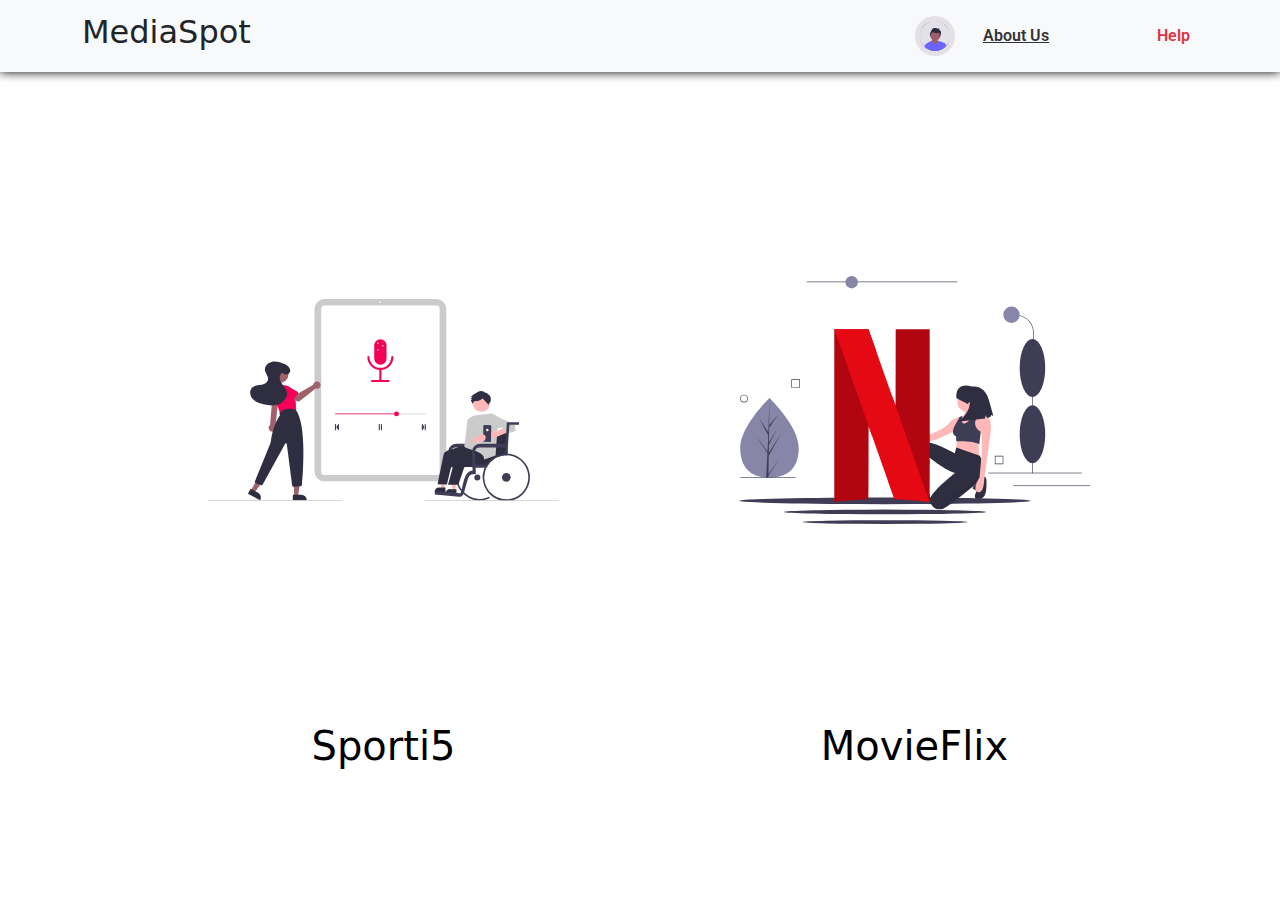
<file: main-pg.html>
<!DOCTYPE html>
<html lang="en">
<head>
    <meta charset="UTF-8">
    <meta name="viewport" content="width=device-width, initial-scale=1.0">
     <!-- Bootstrap -->
    <link href="https://cdn.jsdelivr.net/npm/bootstrap@5.3.3/dist/css/bootstrap.min.css" rel="stylesheet" integrity="sha384-QWTKZyjpPEjISv5WaRU9OFeRpok6YctnYmDr5pNlyT2bRjXh0JMhjY6hW+ALEwIH" crossorigin="anonymous">

    <!-- fontawsome cdn -->
    <link rel="stylesheet" href="https://cdnjs.cloudflare.com/ajax/libs/font-awesome/6.5.1/css/all.min.css" integrity="sha512-DTOQO9RWCH3ppGqcWaEA1BIZOC6xxalwEsw9c2QQeAIftl+Vegovlnee1c9QX4TctnWMn13TZye+giMm8e2LwA==" crossorigin="anonymous" referrerpolicy="no-referrer" />



    <!-- ===== Fonts ===== -->

    <!-- roboto -->
    <link rel="preconnect" href="https://fonts.googleapis.com">
<link rel="preconnect" href="https://fonts.gstatic.com" crossorigin>
<link href="https://fonts.googleapis.com/css2?family=Roboto:ital,wght@0,100;0,300;0,400;0,500;0,700;0,900;1,100;1,300;1,400;1,500;1,700;1,900&display=swap" rel="stylesheet">

<!-- Lacquer -->
<link rel="preconnect" href="https://fonts.googleapis.com">
<link rel="preconnect" href="https://fonts.gstatic.com" crossorigin>
<link href="https://fonts.googleapis.com/css2?family=Lacquer&display=swap" rel="stylesheet">

<!-- lineicons -->
<link href="https://cdn.lineicons.com/4.0/lineicons.css" rel="stylesheet" />

    <!-- css -->
    <link rel="stylesheet" href="main-pg.css">
   
    
    <title>MediaSpot</title>
</head>
<body>
    
    <!-- =============================== Body ======================================= -->


<!-- NavBar -->

<nav class="navbar navbar-expand-sm bg-light navbar-dark">
    <div class="container">
        <!-- <h2 class="text-primary" style="font-family: Lacquer; margin-right: 30px;">M`S</h2> -->
      <a href="" class="navbar-brand text-dark"><h2>MediaSpot</h2></a>

      <button class="navbar-toggler bg-dark ms-auto" 
        type="button" 
        data-bs-toggle="collapse" 
        data-bs-target="#navmenu">
        <span class="navbar-toggler-icon"></span>
      </button>

      <div class="collapse navbar-collapse" id="navmenu">
        
          

          <ul class="navbar-nav ms-auto">
            
            <!-- profile offcanva -->
            <li class="profile-svg-li">
              <img src="src/src-img/Animation - 1712460555820.gif" class="profile-svg" type="button" data-bs-toggle="offcanvas" data-bs-target="#offcanvasBottom" aria-controls="offcanvasWithBothOptions">
            </li>



            <li class="nav-item ms-auto">
              <a href="" class="nav-link text-decoration-underline" data-bs-toggle="modal" data-bs-target="#staticBackdrop" style="opacity: 0.8;">About Us</a>
            </li>
            <li class="nav-item">
              <a href="" class="nav-link"  data-bs-toggle="modal" data-bs-target="#staticBackdrop-notification" ><i class="lni lni-popup lni-popup2"></i></a>
            </li>
          <li class="nav-item">
            <a href="" class="nav-link text-dark active" data-bs-toggle="offcanvas" data-bs-target="#offcanvasRight" aria-controls="offcanvasRight" id="setting" ><i class="fa-solid setting fa-gear"></i></a>
          </li>
          <li class="nav-item">
            <a href="" class="nav-link text-danger active" data-bs-toggle="modal" data-bs-target="#exampleModal" id="help" >Help</a>
          </li>
        </ul>
        
        
        
      </div>
    </div>
    

  </nav>




    
    <!-- offcanva -->

    <!-- <a class="btn btn-primary" data-bs-toggle="offcanvas" href="#offcanvasExample" role="button" aria-controls="offcanvasExample">
        Link with href
      </a> -->
      
      
      <div class="offcanvas offcanvas-start" tabindex="-1" id="offcanvasExample" aria-labelledby="offcanvasExampleLabel">
        <div class="offcanvas-header">
          <!-- <h5 class="offcanvas-title" id="offcanvasExampleLabel">Offcanvas</h5> -->
          <!-- <button type="button" class="btn-close" data-bs-dismiss="offcanvas" aria-label="Close"></button> -->
        </div>
        <div class="offcanvas-body">

          
            <aside class="sidebar-aside">
            <div class="wrapper ">
                <aside id="sidebar">
                    <div class="d-flex">
                        <button id="toggle-btn">
                            <i class="lni lni-grid-alt"></i>
                        </button>
                        <div class="sidebar-logo">
                            <a href="" class="side-name">MediaSpot</a>
                        </div>
                    </div>
                    <ul class="sidebar-nav">
                        <li class="sidebar-item">
                            <a href="" class="sidebar-link" type="button" data-bs-toggle="offcanvas" data-bs-target="#offcanvasBottom" aria-controls="offcanvasWithBothOptions">
                                <i class="lni lni-user"></i>
                                <span>Profile</span>
                            </a>
                        </li>
                        
                        <li class="sidebar-item">
                            <a href="" class="sidebar-link" type="button" data-bs-toggle="offcanvas" data-bs-target="#offcanvasBottom" aria-controls="offcanvasWithBothOptions">
                                <i class="lni lni-agenda"></i>
                                <span>Account</span>
                            </a>
                        </li>
                        <li class="sidebar-item">
                            <a href="" class="sidebar-link has-dropdown collapsed" data-bs-toggle="collapse" data-bs-target="#auth" aria-expanded="false" aria-controls="auth">
                                <i class="lni lni-protection"></i>
                                <span>Auth</span>
                            </a>
                            <ul id="auth" class="sidebar-dropdown list-unstyled collapse" data-bs-parent="#sidebar">
                                <li class="sidebar-item">
                                    <a href="index.html" class="sidebar-link">Login</a>
                                </li>
                                <li class="sidebar-item">
                                    <a href="signup.html" class="sidebar-link">Sign In</a>
                                </li>
                            </ul>
                        </li>
                        <li class="sidebar-item">
                            <a class="sidebar-link" onclick="notification()">
                                <i class="lni lni-popup"></i>
                                <span>Notification</span>
                            </a>
                        </li>
                        <li class="sidebar-item">
                          <a class="sidebar-link" data-bs-toggle="modal" data-bs-target="#exampleModal">
                            <i class="fa-solid fa-handshake-angle"></i>
                              <span>Help</span>
                          </a>
                      </li>
                        <li class="sidebar-item" >
                            <a href="" class="sidebar-link" data-bs-toggle="offcanvas" data-bs-target="#offcanvasRight" aria-controls="offcanvasRight" id="setting2" >
                                <i class="lni lni-cog"></i>
                                <span>Settings</span>
                            </a>
                        </li>
                        <li>
                        </li>
                        <div class="sidebar-footer ">
                            <a href="index.html" class="sidebar-link">
                                <i class="lni lni-exit"></i>
                                <span>Log Out</span>
                            </a>
                        </div>
                    </ul>
                </aside>
            </div>
            </aside>

        </div>
      </div>






<!-- =========== main =========== -->

<aside class="sidebar--aside">
    <!-- <h1>pull</h1> -->
    <div>
        <a class="toggle-btn" type="button" data-bs-toggle="offcanvas" data-bs-target="#offcanvasExample" aria-controls="offcanvasExample">
          <i class="lni lni-grid-alt"></i>
          </a>
    </div>
</aside>

<main class="main-sec">
  
  <aside class="music-aside" >
    <div class="m-a-i">
      <a href="sporti5.html"><img class="music-img" src="src/src-img/audience_re_4i5q (1).svg"  alt=""></a>
    </div>
    <div class="m-a-t">
      <a href="sporti5.html"><h1>Sporti5</h1></a>
    </div>
  </aside>
    
  
  <aside class="movie-aside">
    <div  class="m-a-i"><a href="movieflix.html"><img  class="movie-img" src="src/src-img/undraw_netflix_q-00-o.svg" alt=""></a></div>
    <div class="m-a-t"><a href="movieflix.html"><h1>MovieFlix</h1></a></div>
  </aside>
</main>




























  <!-- -----------------------------  popups and offcanvas  ------------------------------ -->


<!-- -- Profile -- -->


<div class="offcanvas offcanvas-top offcanvas-size-xl " tabindex="-1" id="offcanvasBottom" aria-labelledby="offcanvasBottomLabel">
  <div class="offcanvas-header">
    <h5 class="offcanvas-title" id="offcanvasBottomLabel">Profile Section...</h5>
    <button type="button" class="btn-close" data-bs-dismiss="offcanvas" aria-label="Close"></button>
  </div>
  <div class="offcanvas-body small">
    

      <aside class="main-off-as">
          <div><img src="src/src-img/Animation - 1712460555820.gif" alt=""></div>
          <div style="display: block; text-align: center;">
            <Label><b>Name:</b> User</Label>
            <Label><b>Email:</b> mailID@google.com</Label>
            <Label><b>Subscription:</b> 1 Year</Label>
          </div>
          <div> <a href="index.html"><button class="btn btn-danger">Logout</button></a></div>
      </aside>


  </div>
</div>



<!-- about us -->


<div class="modal fade" id="staticBackdrop" data-bs-backdrop="static" data-bs-keyboard="false" tabindex="-1" aria-labelledby="staticBackdropLabel" aria-hidden="true">
  <div class="modal-dialog">
    <div class="modal-content">
      <div class="modal-header">
        <h1 class="modal-title fs-5" id="staticBackdropLabel">MediaSpot</h1>
        <button type="button" class="btn-close" data-bs-dismiss="modal" aria-label="Close"></button>
      </div>
      <div class="modal-body">
        <p class="about-p">
🎬 Welcome to MovieSpot – your go-to destination for the perfect mix of movies and music! 🎶 <br> <br>

At MovieSpot, we're all about delivering an unparalleled entertainment experience. Dive into our vast collection of movies spanning genres from action-packed thrillers to heartwarming romances, and groove to the beat with our diverse music library. <br> <br>

But MovieSpot is more than just a streaming platform; it's a vibrant community of entertainment enthusiasts! Join us on a journey filled with endless cinematic adventures and musical delights. 🌟 <br> <br>

Why wait? Let's make some memories together! 🍿🎵
</p>
      </div>
      <div class="modal-footer">
        <p>🍿🎵🎬</p>
        <!-- <button type="button" class="btn btn-secondary" data-bs-dismiss="modal">X</button> -->
        <!-- <button type="button" class="btn btn-primary">Understood</button> -->
      </div>
    </div>
  </div>
</div>


  
<!-- Help -->


  <div class="modal fade" id="exampleModal" tabindex="-1" aria-labelledby="exampleModalLabel" aria-hidden="true">
    <div class="modal-dialog">
      <div class="modal-content">
        <div class="modal-header">
          <h1 class="modal-title fs-5" id="exampleModalLabel">Help</h1>
          <button type="button" class="btn-close" data-bs-dismiss="modal" aria-label="Close"></button>
        </div>
        <div class="modal-body">
          <form action="https://api.web3forms.com/submit" method="POST" class="feedback-form">
            <input type="hidden" name="access_key" value="a0d2d77e-4066-4be9-a363-e9c612a7864a">
            <div class="mb-3">
              <label for="recipient-name" class="col-form-label">Name:</label>
              <input type="text" class="form-control" name="name" id="recipient-name">
            </div>
            <div class="mb-3">
              <label for="recipient-name" class="col-form-label">Mail ID:</label>
              <input type="text" class="form-control" name="email" id="recipient-name">
            </div>
            <div class="mb-3">
              <label for="message-text" class="col-form-label">Message:</label>
              <textarea class="form-control" name="message" id="message-text"></textarea>
            </div>
        </div>
        <div class="modal-footer">
          <button type="submit" class="btn btn-primary ms-auto">Submit</button>
        </div>
      </form>
      </div>
    </div>
  </div>
  
  
  
    <!-- Settings Canvas -->
  
      <div class="offcanvas offcanvas-end  " tabindex="-1" id="offcanvasRight" aria-labelledby="offcanvasRightLabel">
        <div class="offcanvas-header">
            <h5 class="offcanvas-title" id="offcanvasRightLabel">Settings</h5>
            <button type="button" class="btn-close" data-bs-dismiss="offcanvas" aria-label="Close"></button>
        </div>
        <div class="offcanvas-body">
    
            <div class="form-check form-switch">
                <label class="form-check-label" for="flexSwitchCheckDefault">  Dark Mode <span class="badge bg-warning">Beta</span></label>
                <input class="form-check-input" type="checkbox" role="switch" id="flexSwitchCheckDefault">
            </div>
            <hr class="dropdown-divider-light">
            
            <a href="" class="sidebar-link" type="button" data-bs-toggle="offcanvas" data-bs-target="#offcanvasBottom" aria-controls="offcanvasWithBothOptions"><h6>Profile</h6></a>      
            <a href="index.html"><h6>Logout</h6></a>
            <a href="" data-bs-toggle="offcanvas" data-bs-target="#offcanvasWithBothOptionss" aria-controls="offcanvasWithBothOptions" id="help" ><h6>Support</h6></a>
                
        </div>
    </div>
    

<!-- Notification -->
<div class="modal fade" id="staticBackdrop-notification" data-bs-backdrop="static" data-bs-keyboard="false" tabindex="-1" aria-labelledby="staticBackdropLabel" aria-hidden="true">
  <div class="modal-dialog modal-dialog-centered">
    <div class="modal-content">
      <div class="modal-header">
        <h1 class="modal-title fs-5" id="staticBackdropLabel">Notifications <i class="lni lni-popup lni-popup2"></i></h1>
        <button type="button" class="btn-close" data-bs-dismiss="modal" aria-label="Close"></button>
      </div>
      <div class="modal-body">
        There is no New Notifications 🫠
      </div>
      <div class="modal-footer">
        <!-- <button type="button" class="btn btn-secondary" data-bs-dismiss="modal">Close</button> -->
        <!-- <button type="button" class="btn btn-primary">Understood</button> -->
      </div>
    </div>
  </div>
</div>






   

<!-- Bootstrap -->
    <script src="https://cdn.jsdelivr.net/npm/bootstrap@5.3.3/dist/js/bootstrap.bundle.min.js" integrity="sha384-YvpcrYf0tY3lHB60NNkmXc5s9fDVZLESaAA55NDzOxhy9GkcIdslK1eN7N6jIeHz" crossorigin="anonymous"></script>

    <script src="main-pg.js"></script>
</body>
</html>
</file>
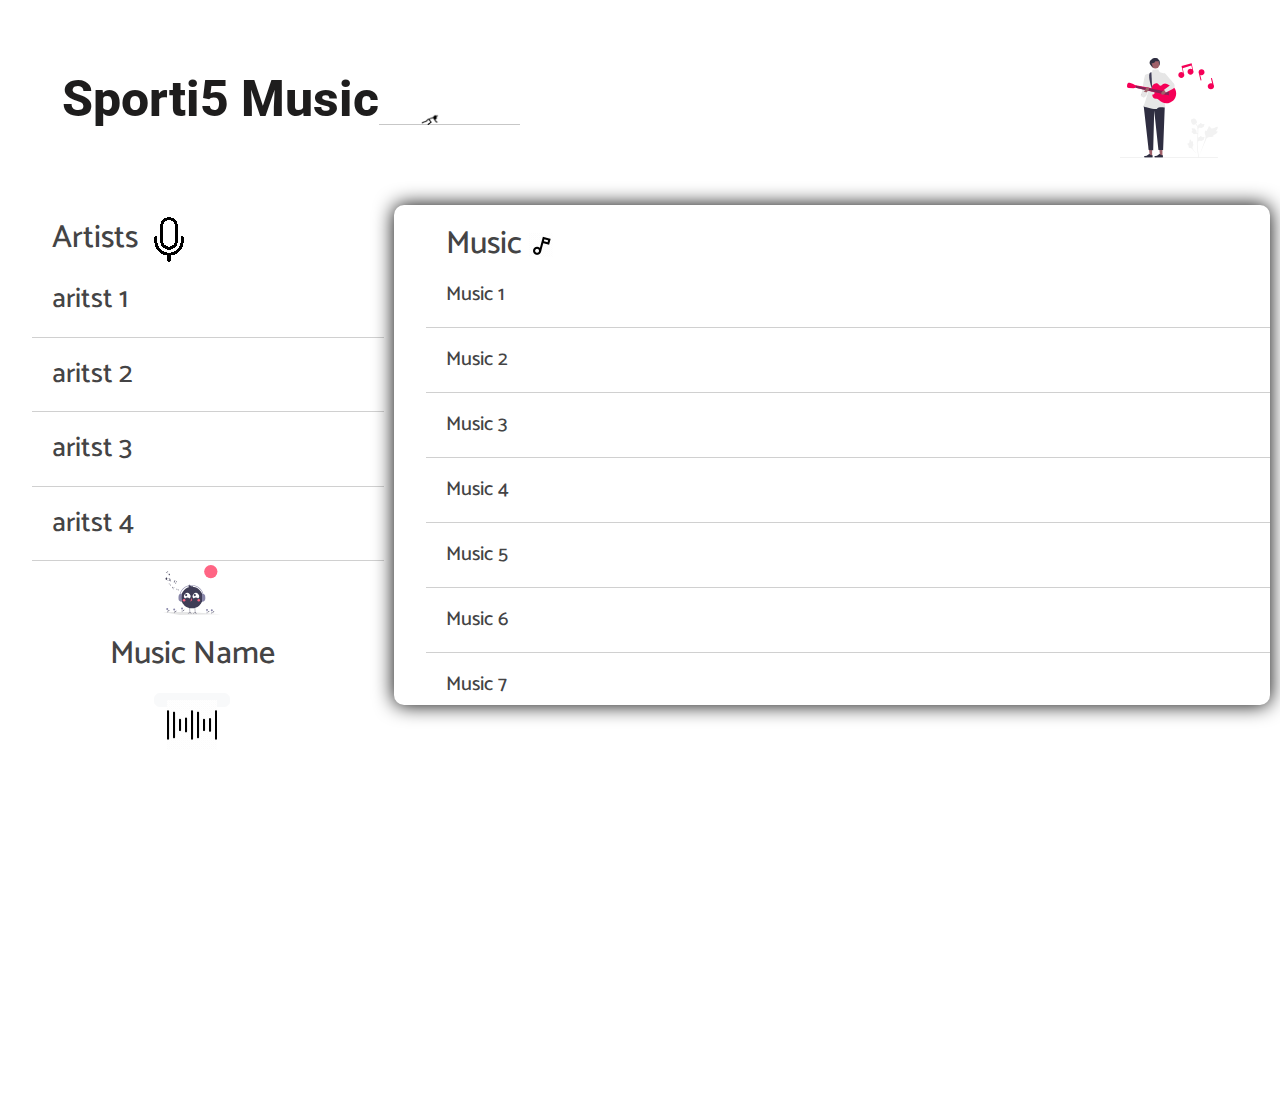
<file: music.html>
<!DOCTYPE html>
<html lang="en">
<head>
    <meta charset="UTF-8">
    <meta name="viewport" content="width=device-width, initial-scale=1.0">



<!-- font -->

<link rel="preconnect" href="https://fonts.googleapis.com">
<link rel="preconnect" href="https://fonts.gstatic.com" crossorigin>
<link href="https://fonts.googleapis.com/css2?family=Roboto:ital,wght@0,100;0,300;0,400;0,500;0,700;0,900;1,100;1,300;1,400;1,500;1,700;1,900&display=swap" rel="stylesheet">

<link rel="preconnect" href="https://fonts.googleapis.com">
<link rel="preconnect" href="https://fonts.gstatic.com" crossorigin>
<link href="https://fonts.googleapis.com/css2?family=Catamaran:wght@100..900&display=swap" rel="stylesheet">


<!-- fontawsome -->
<link rel="stylesheet" href="https://cdnjs.cloudflare.com/ajax/libs/font-awesome/6.5.2/css/all.min.css" integrity="sha512-SnH5WK+bZxgPHs44uWIX+LLJAJ9/2PkPKZ5QiAj6Ta86w+fsb2TkcmfRyVX3pBnMFcV7oQPJkl9QevSCWr3W6A==" crossorigin="anonymous" referrerpolicy="no-referrer" />

<!-- bootstrap -->

<link href="https://cdn.jsdelivr.net/npm/bootstrap@5.3.3/dist/css/bootstrap.min.css" rel="stylesheet" integrity="sha384-QWTKZyjpPEjISv5WaRU9OFeRpok6YctnYmDr5pNlyT2bRjXh0JMhjY6hW+ALEwIH" crossorigin="anonymous">

    <!-- css -->
    <link rel="stylesheet" href="music.css">
    <title>Musics</title>
</head>
<body>


    <header>
        <p>Sporti5 Music</p> <img src="src/src-img/run-flip.gif" alt=""> <img class="header-compos" src="src/src-img/compose_music_re_wpiw (1).svg" alt="">
    </header>


    <section>
        

        <aside class="aside2">
            <ul class="music">
                <h2>Artists <img src="src/src-img/icons8-micro.gif" alt=""></h2> 
                <li class="music-item"><h3>aritst 1</h3></li><hr>
                <li class="music-item"><h3>aritst 2</h3></li><hr>
                <li class="music-item"><h3>aritst 3</h3></li><hr>
                <li class="music-item"><h3>aritst 4</h3></li><hr>
            </ul>
            <div class="audio-ctrl">
                <div class="aud-1">
                    <div class="aud2">
                        <img src="src/src-img/undraw_happy_music_g6wc.svg" class="cucu" alt="">
                        <!-- <img src="src/src-img/icons8-audio-wave.gif" class="ad-wave-ic"  alt=""> -->
                    </div>
                    <h2>Music Name</h2>
                    <!-- <audio src="" controls></audio> -->
                    <!-- offcanva btn -->
                    <button class="btn btn-light" type="button" data-bs-toggle="offcanvas" data-bs-target="#offcanvasBottom" aria-controls="offcanvasBottom"><img src="src/src-img/icons8-audio-wave (1).gif" alt=""></button>

                </div>
                
                
            </div>
        </aside>



        <!-- offcanva for music player -->

        <div class="offcanvas offcanvas-bottom" tabindex="-1" id="offcanvasBottom" aria-labelledby="offcanvasBottomLabel">
          <div class="offcanvas-header">
            <h5 class="offcanvas-title" id="offcanvasBottomLabel">Player <img src="src/src-img/icons8-music.gif" alt=""></h5>
            <button type="button" class="btn-close" data-bs-dismiss="offcanvas" aria-label="Close"></button>
          </div>
          <div class="offcanvas-body small">
            
            <div>
                <audio src="" controls style="width: 1000px;"></audio>
                <img src="src/src-img/icons8-skip-to-start.gif" alt="">
                <img src="src/src-img/icons8-play-button-circled.gif" alt="">
                <img src="src/src-img/icons8-end.gif" alt="">
            </div>

          </div>
        </div>





        <aside class="aside1">
            <div>
                <ul class="music">
                    <h2>Music <img src="src/src-img/icons8-music.gif" alt=""></h2>    
                    <li class="music-item"><h5>Music 1</h5></li><hr>
                    <li class="music-item"><h5>Music 2</h5></li><hr>
                    <li class="music-item"><h5>Music 3</h5></li><hr>
                    <li class="music-item"><h5>Music 4</h5></li><hr>
                    <li class="music-item"><h5>Music 5</h5></li><hr>
                    <li class="music-item"><h5>Music 6</h5></li><hr>
                    <li class="music-item"><h5>Music 7</h5></li><hr>
                    <li class="music-item"><h5>Music 8</h5></li><hr>
                    <li class="music-item"><h5>Music 9</h5></li><hr>
                </ul>
            </div>
        </aside>

    </section>
    



    <!-- bootstrap -->
    <script src="https://cdn.jsdelivr.net/npm/bootstrap@5.3.3/dist/js/bootstrap.bundle.min.js" integrity="sha384-YvpcrYf0tY3lHB60NNkmXc5s9fDVZLESaAA55NDzOxhy9GkcIdslK1eN7N6jIeHz" crossorigin="anonymous"></script>
</body>
</html>
</file>
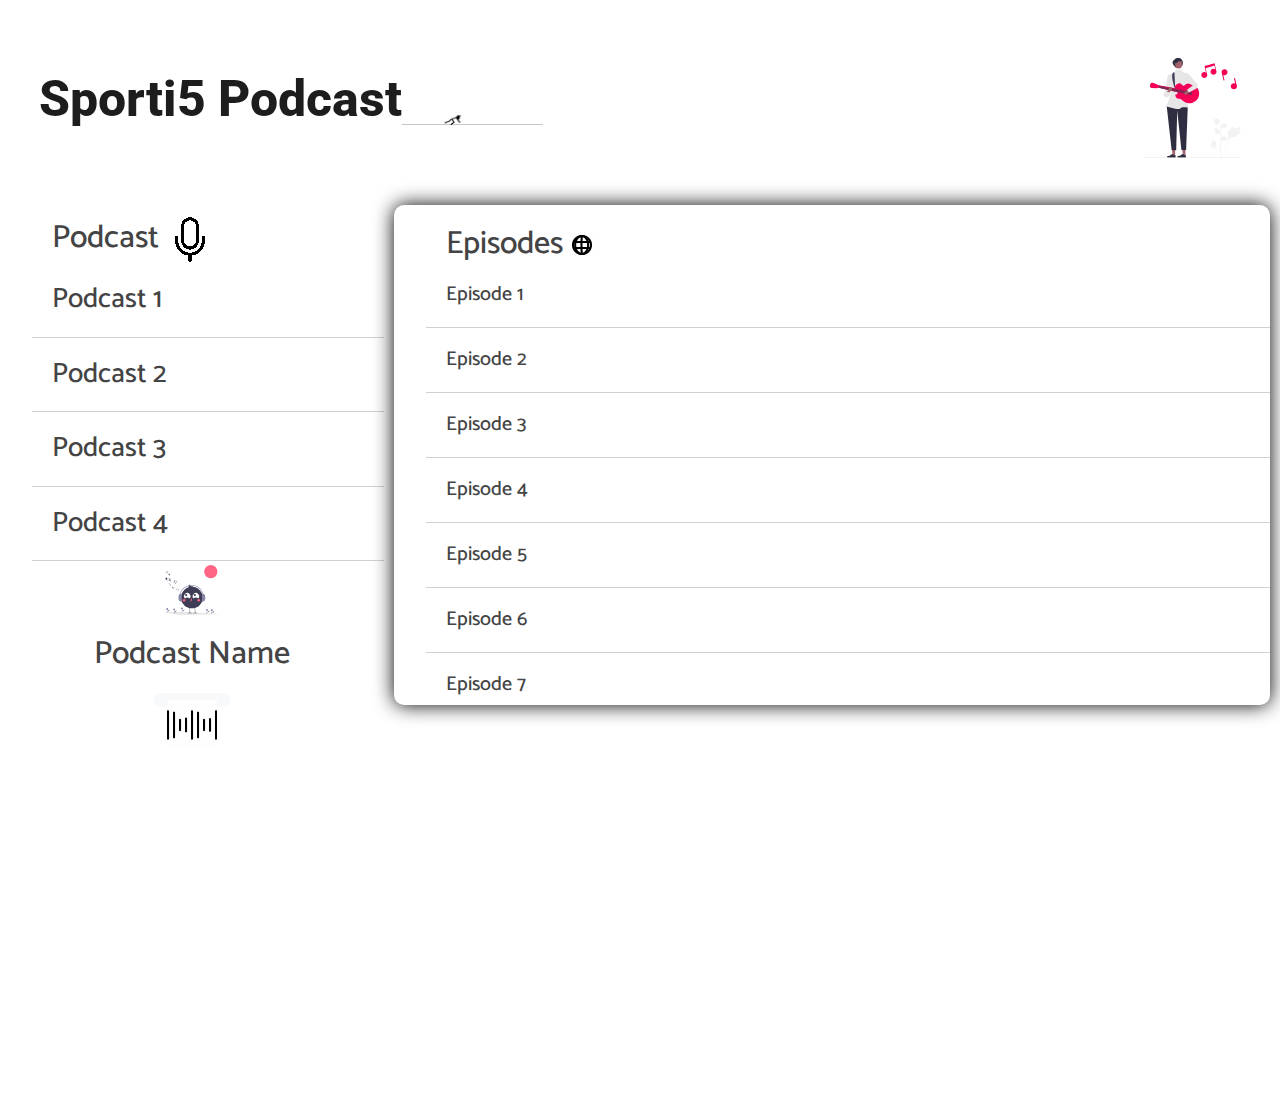
<file: podcast.html>
<!DOCTYPE html>
<html lang="en">
<head>
    <meta charset="UTF-8">
    <meta name="viewport" content="width=device-width, initial-scale=1.0">



<!-- font -->

<link rel="preconnect" href="https://fonts.googleapis.com">
<link rel="preconnect" href="https://fonts.gstatic.com" crossorigin>
<link href="https://fonts.googleapis.com/css2?family=Roboto:ital,wght@0,100;0,300;0,400;0,500;0,700;0,900;1,100;1,300;1,400;1,500;1,700;1,900&display=swap" rel="stylesheet">

<link rel="preconnect" href="https://fonts.googleapis.com">
<link rel="preconnect" href="https://fonts.gstatic.com" crossorigin>
<link href="https://fonts.googleapis.com/css2?family=Catamaran:wght@100..900&display=swap" rel="stylesheet">


<!-- fontawsome -->
<link rel="stylesheet" href="https://cdnjs.cloudflare.com/ajax/libs/font-awesome/6.5.2/css/all.min.css" integrity="sha512-SnH5WK+bZxgPHs44uWIX+LLJAJ9/2PkPKZ5QiAj6Ta86w+fsb2TkcmfRyVX3pBnMFcV7oQPJkl9QevSCWr3W6A==" crossorigin="anonymous" referrerpolicy="no-referrer" />

<!-- bootstrap -->

<link href="https://cdn.jsdelivr.net/npm/bootstrap@5.3.3/dist/css/bootstrap.min.css" rel="stylesheet" integrity="sha384-QWTKZyjpPEjISv5WaRU9OFeRpok6YctnYmDr5pNlyT2bRjXh0JMhjY6hW+ALEwIH" crossorigin="anonymous">

    <!-- css -->
    <link rel="stylesheet" href="podcast.css">
    <title>Podcast</title>
</head>
<body>


    <header>
        <p>Sporti5 Podcast</p> <img src="src/src-img/run-flip.gif" alt=""> <img class="header-compos" src="src/src-img/compose_music_re_wpiw (1).svg" alt="">
    </header>


    <section>
        

        <aside class="aside2">
            <ul class="music">
                <h2>Podcast <img src="src/src-img/icons8-micro.gif" alt=""></h2> 
                <li class="music-item"><h3>Podcast 1</h3></li><hr>
                <li class="music-item"><h3>Podcast 2</h3></li><hr>
                <li class="music-item"><h3>Podcast 3</h3></li><hr>
                <li class="music-item"><h3>Podcast 4</h3></li><hr>
            </ul>
            <div class="audio-ctrl">
                <div class="aud-1">
                    <div class="aud2">
                        <img src="src/src-img/undraw_happy_music_g6wc.svg" class="cucu" alt="">
                        <!-- <img src="src/src-img/icons8-audio-wave.gif" class="ad-wave-ic"  alt=""> -->
                    </div>
                    <h2>Podcast Name</h2>
                    <!-- <audio src="" controls></audio> -->
                    <!-- offcanva btn -->
                    <button class="btn btn-light" type="button" data-bs-toggle="offcanvas" data-bs-target="#offcanvasBottom" aria-controls="offcanvasBottom"><img src="src/src-img/icons8-audio-wave (1).gif" alt=""></button>

                </div>
                
                
            </div>
        </aside>



        <!-- offcanva for music player -->

        <div class="offcanvas offcanvas-bottom" tabindex="-1" id="offcanvasBottom" aria-labelledby="offcanvasBottomLabel">
          <div class="offcanvas-header">
            <h5 class="offcanvas-title" id="offcanvasBottomLabel">Player <img src="src/src-img/icons8-music.gif" alt=""></h5>
            <button type="button" class="btn-close" data-bs-dismiss="offcanvas" aria-label="Close"></button>
          </div>
          <div class="offcanvas-body small">
            
            <div>
                <audio src="" controls style="width: 1000px;"></audio>
                <img src="src/src-img/icons8-skip-to-start.gif" alt="">
                <img src="src/src-img/icons8-play-button-circled.gif" alt="">
                <img src="src/src-img/icons8-end.gif" alt="">
            </div>

          </div>
        </div>





        <aside class="aside1">
            <div>
                <ul class="music">
                    <h2>Episodes <img src="src/src-img/icons8-online.gif" alt=""></h2>    
                    <li class="music-item"><h5>Episode 1</h5></li><hr>
                    <li class="music-item"><h5>Episode 2</h5></li><hr>
                    <li class="music-item"><h5>Episode 3</h5></li><hr>
                    <li class="music-item"><h5>Episode 4</h5></li><hr>
                    <li class="music-item"><h5>Episode 5</h5></li><hr>
                    <li class="music-item"><h5>Episode 6</h5></li><hr>
                    <li class="music-item"><h5>Episode 7</h5></li><hr>
                    <li class="music-item"><h5>Episode 8</h5></li><hr>
                    <li class="music-item"><h5>Episode 9</h5></li><hr>
                </ul>
            </div>
        </aside>

    </section>
    



    <!-- bootstrap -->
    <script src="https://cdn.jsdelivr.net/npm/bootstrap@5.3.3/dist/js/bootstrap.bundle.min.js" integrity="sha384-YvpcrYf0tY3lHB60NNkmXc5s9fDVZLESaAA55NDzOxhy9GkcIdslK1eN7N6jIeHz" crossorigin="anonymous"></script>
</body>
</html>
</file>
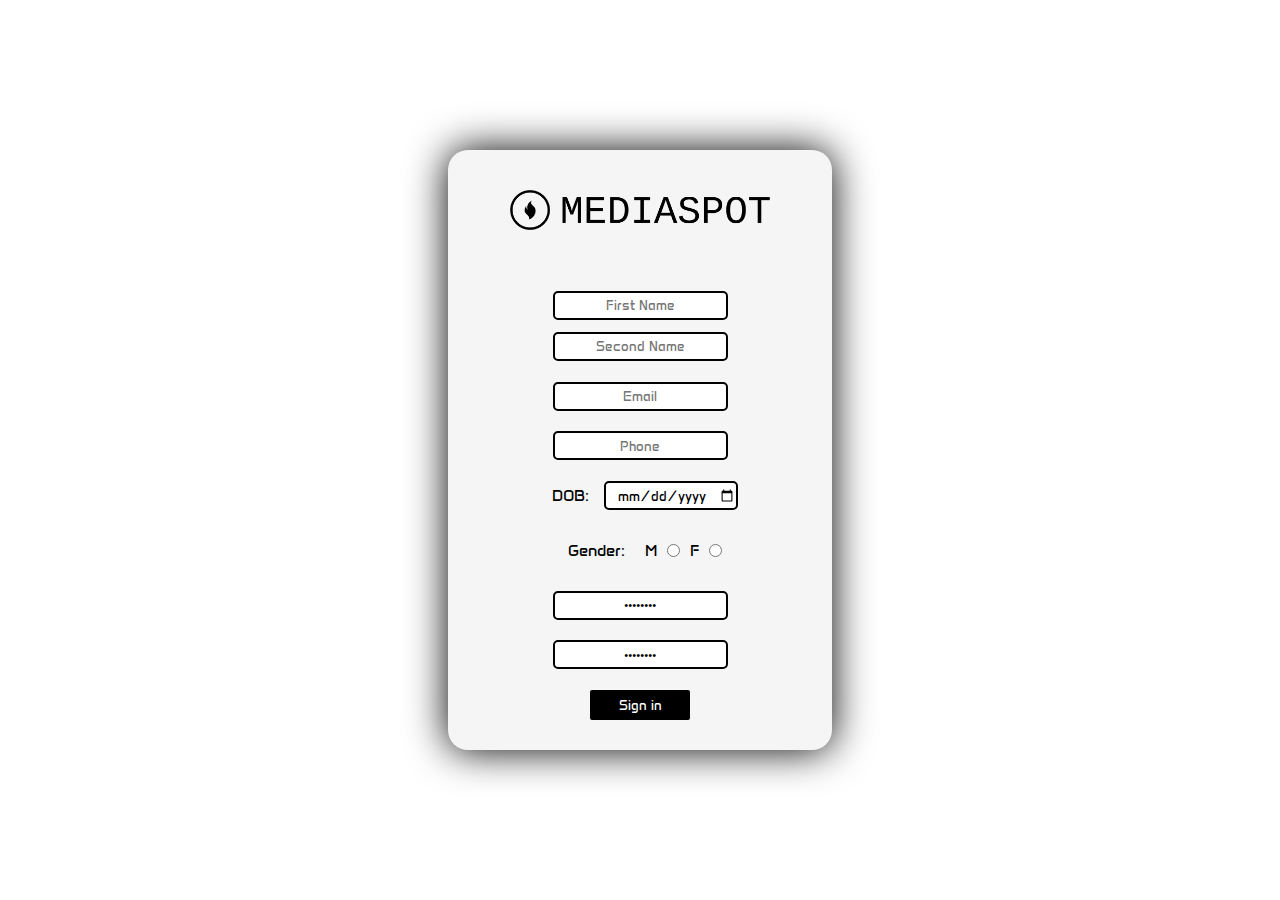
<file: signup.html>
<!DOCTYPE html>
<html lang="en">
<head>
    <meta charset="UTF-8">
    <meta name="viewport" content="width=device-width, initial-scale=1.0">




    <!-- css -->
<link rel="stylesheet" href="signup.css">
    <title>Document</title>
</head>
<body>
    


    <section>
        <header><img src="src/src-img/mediaspot-high-resolution-logo-black-transparent.png" alt=""></header>
        <form>

            <!-- name -->
            <div class="name">
                <input type="text" placeholder="First Name" id="1st-name">
                <input type="text" placeholder="Second Name" id="2nd-name">
            </div>

            <!-- email -->
            
            <input type="email" placeholder="Email">

            <input type="tel" placeholder="Phone">


            <!-- DOB -->
            <div class="dob">
                <label for="dob">DOB:  </label><input type="date">
            </div>
            
            <!-- Gender -->
            <div class="gender">
                <label for="">Gender:</label><br><br>
                <div class="gender-inner">
                    <div><label for="male">M </label><input type="radio" name="g"></div>
                    <div><label for="female">F </label><input type="radio" name="g"></div>
                </div>
            </div>


            <!-- password -->

            <input id="password" type="password" placeholder="Pas**ord" value="password" required>
            <input id="corr-password" type="password" placeholder="confirm Pas**ord" value="password" required>


        </form>

        <footer>
            <button onclick="passwordVerify()" type="submit">Sign in</button>
        </footer>
    </section>


<script src="signup.js"></script>
</body>
</html>
</file>
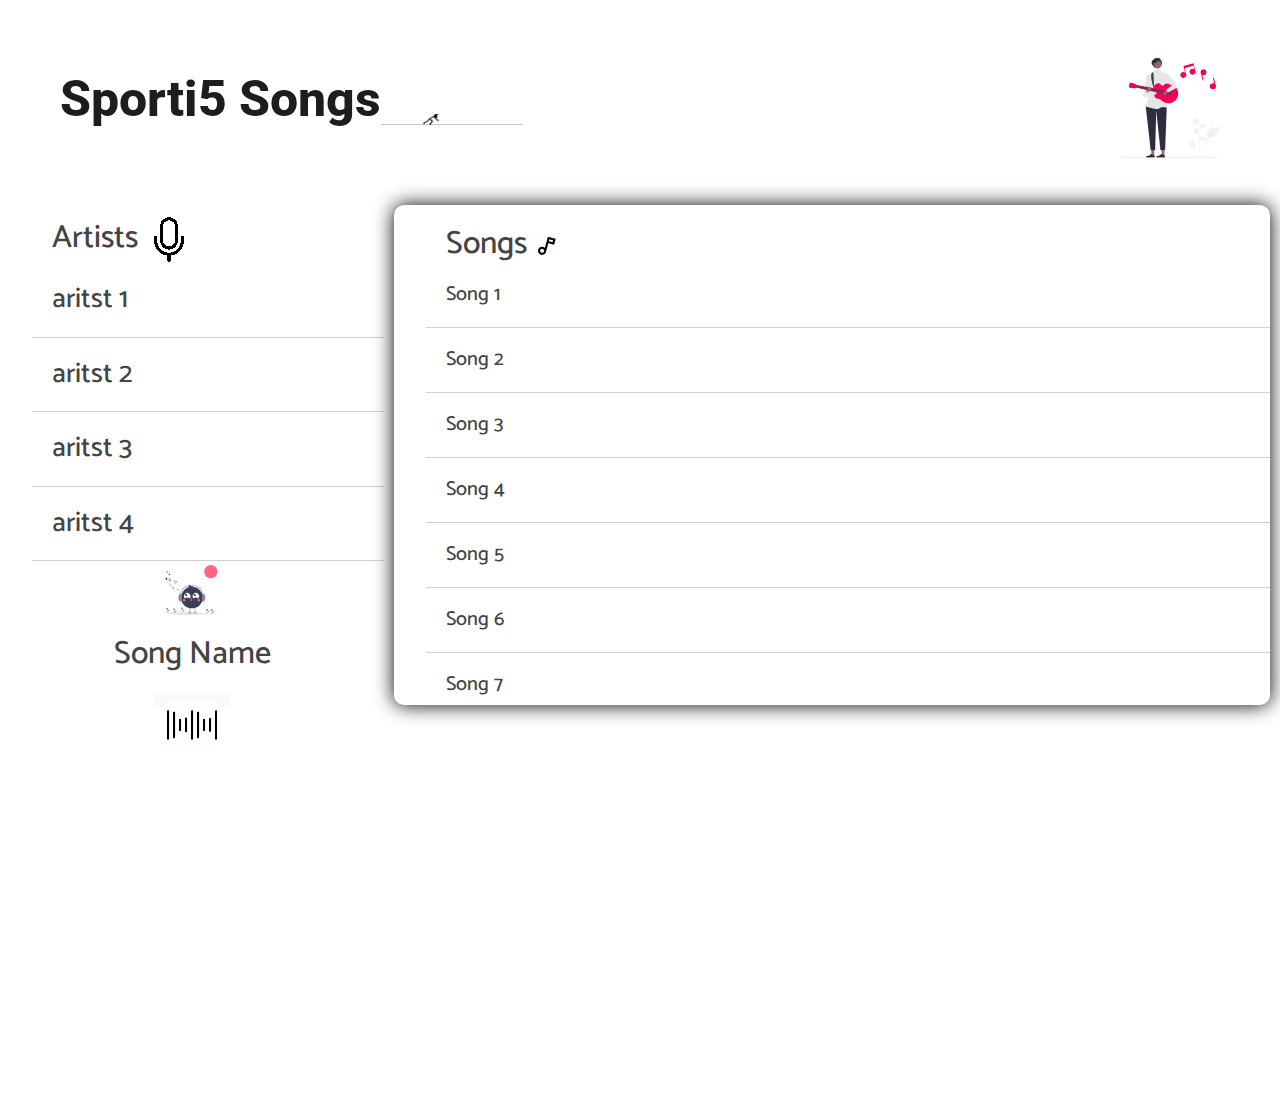
<file: songs.html>
<!DOCTYPE html>
<html lang="en">
<head>
    <meta charset="UTF-8">
    <meta name="viewport" content="width=device-width, initial-scale=1.0">



<!-- font -->

<link rel="preconnect" href="https://fonts.googleapis.com">
<link rel="preconnect" href="https://fonts.gstatic.com" crossorigin>
<link href="https://fonts.googleapis.com/css2?family=Roboto:ital,wght@0,100;0,300;0,400;0,500;0,700;0,900;1,100;1,300;1,400;1,500;1,700;1,900&display=swap" rel="stylesheet">

<link rel="preconnect" href="https://fonts.googleapis.com">
<link rel="preconnect" href="https://fonts.gstatic.com" crossorigin>
<link href="https://fonts.googleapis.com/css2?family=Catamaran:wght@100..900&display=swap" rel="stylesheet">


<!-- fontawsome -->
<link rel="stylesheet" href="https://cdnjs.cloudflare.com/ajax/libs/font-awesome/6.5.2/css/all.min.css" integrity="sha512-SnH5WK+bZxgPHs44uWIX+LLJAJ9/2PkPKZ5QiAj6Ta86w+fsb2TkcmfRyVX3pBnMFcV7oQPJkl9QevSCWr3W6A==" crossorigin="anonymous" referrerpolicy="no-referrer" />

<!-- bootstrap -->

<link href="https://cdn.jsdelivr.net/npm/bootstrap@5.3.3/dist/css/bootstrap.min.css" rel="stylesheet" integrity="sha384-QWTKZyjpPEjISv5WaRU9OFeRpok6YctnYmDr5pNlyT2bRjXh0JMhjY6hW+ALEwIH" crossorigin="anonymous">

    <!-- css -->
    <link rel="stylesheet" href="songs.css">
    <title>Songs</title>
</head>
<body>


    <header>
        <p>Sporti5 Songs</p> <img src="src/src-img/run-flip.gif" alt=""> <img class="header-compos" src="src/src-img/compose_music_re_wpiw (1).svg" alt="">
    </header>


    <section>
        

        <aside class="aside2">
            <ul class="music">
                <h2>Artists <img src="src/src-img/icons8-micro.gif" alt=""></h2> 
                <li class="music-item"><h3>aritst 1</h3></li><hr>
                <li class="music-item"><h3>aritst 2</h3></li><hr>
                <li class="music-item"><h3>aritst 3</h3></li><hr>
                <li class="music-item"><h3>aritst 4</h3></li><hr>
            </ul>
            <div class="audio-ctrl">
                <div class="aud-1">
                    <div class="aud2">
                        <img src="src/src-img/undraw_happy_music_g6wc.svg" class="cucu" alt="">
                        <!-- <img src="src/src-img/icons8-audio-wave.gif" class="ad-wave-ic"  alt=""> -->
                    </div>
                    <h2>Song Name</h2>
                    <!-- <audio src="" controls></audio> -->
                    <!-- offcanva btn -->
                    <button class="btn btn-light" type="button" data-bs-toggle="offcanvas" data-bs-target="#offcanvasBottom" aria-controls="offcanvasBottom"><img src="src/src-img/icons8-audio-wave (1).gif" alt=""></button>

                </div>
                
                
            </div>
        </aside>



        <!-- offcanva for music player -->

        <div class="offcanvas offcanvas-bottom" tabindex="-1" id="offcanvasBottom" aria-labelledby="offcanvasBottomLabel">
          <div class="offcanvas-header">
            <h5 class="offcanvas-title" id="offcanvasBottomLabel">Player <img src="src/src-img/icons8-music.gif" alt=""></h5>
            <button type="button" class="btn-close" data-bs-dismiss="offcanvas" aria-label="Close"></button>
          </div>
          <div class="offcanvas-body small">
            
            <div>
                <audio src="" controls style="width: 1000px;"></audio>
                <img src="src/src-img/icons8-skip-to-start.gif" alt="">
                <img src="src/src-img/icons8-play-button-circled.gif" alt="">
                <img src="src/src-img/icons8-end.gif" alt="">
            </div>

          </div>
        </div>





        <aside class="aside1">
            <div>
                <ul class="music">
                    <h2>Songs <img src="src/src-img/icons8-music.gif" alt=""></h2>    
                    <li class="music-item"><h5>Song 1</h5></li><hr>
                    <li class="music-item"><h5>Song 2</h5></li><hr>
                    <li class="music-item"><h5>Song 3</h5></li><hr>
                    <li class="music-item"><h5>Song 4</h5></li><hr>
                    <li class="music-item"><h5>Song 5</h5></li><hr>
                    <li class="music-item"><h5>Song 6</h5></li><hr>
                    <li class="music-item"><h5>Song 7</h5></li><hr>
                    <li class="music-item"><h5>Song 8</h5></li><hr>
                    <li class="music-item"><h5>Song 9</h5></li><hr>
                </ul>
            </div>
        </aside>

    </section>
    



    <!-- bootstrap -->
    <script src="https://cdn.jsdelivr.net/npm/bootstrap@5.3.3/dist/js/bootstrap.bundle.min.js" integrity="sha384-YvpcrYf0tY3lHB60NNkmXc5s9fDVZLESaAA55NDzOxhy9GkcIdslK1eN7N6jIeHz" crossorigin="anonymous"></script>
</body>
</html>
</file>
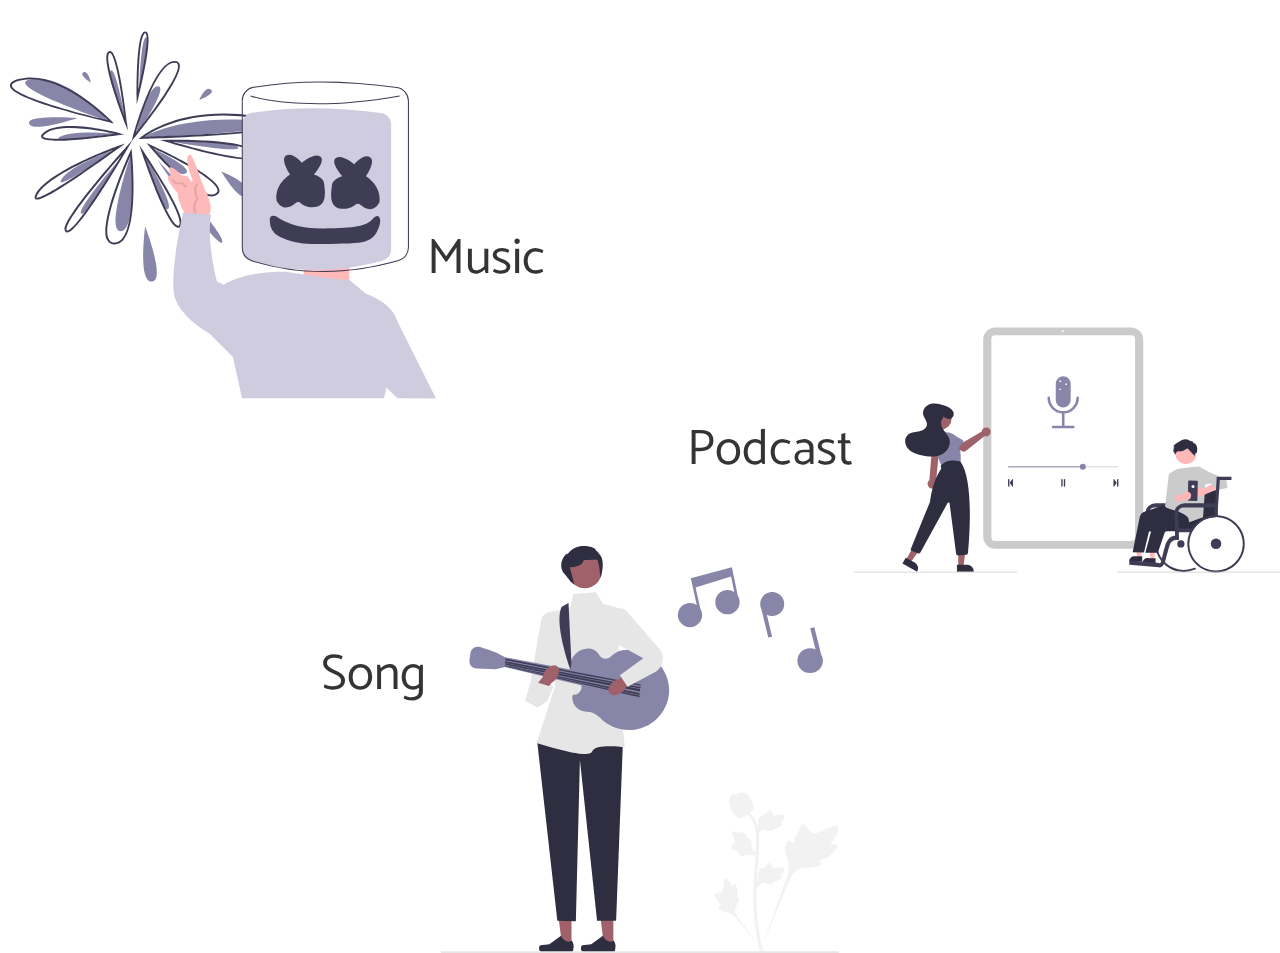
<file: sporti5.html>
<!DOCTYPE html>
<html lang="en">
<head>
    <meta charset="UTF-8">
    <meta name="viewport" content="width=device-width, initial-scale=1.0">

<!-- font -->
<link rel="preconnect" href="https://fonts.googleapis.com">
<link rel="preconnect" href="https://fonts.gstatic.com" crossorigin>
<link href="https://fonts.googleapis.com/css2?family=Catamaran:wght@100..900&display=swap" rel="stylesheet">

    <!-- css -->
    <link rel="stylesheet" href="sporti5.css">
    <title>Sporti5</title>
</head>
<body>
    <!-- <section class="back-svg">
        <img src="https://cdn.dribbble.com/userupload/13266961/file/original-b1269d07d4e1dbed54b126c864f199e0.png?resize=1200x671" alt="">
    </section>
     -->
    <section class="main-sec">
      
      
      <aside class="aside1">
        <article class="m-a-i">
            <a href="music.html"><img  src="src/src-img/undraw_mello_otq1.svg" alt=""></a>
        </article>
        <article class="s-a-t">
            <a href="songs.html"><p>Song</p></a>
        </article>
      </aside>
      

      <aside class="aside2">
        

        <article class="m-a-t">
            <a href="music.html"><p class="m-a-t-p">Music</p></a>
        </article>
        
        <article class="p-a-t">
            <a href="podcast.html"><p>Podcast</p></a>
        </article>
        
        
        <article class="s-a-i">
            <a href="songs.html"><img src="src/src-img/undraw_compose_music_re_wpiw.svg" alt=""></a>
        </article>


      </aside>
      

      <aside class="aside3">
        <article class="p-a-i">
            <a href="podcast.html"><img src="src/src-img/undraw_podcast_audience_re_4i5q.svg" alt=""></a>
        </article>
      </aside>
    
    
    </section>
</body>
</html>
</file>
<file: main-pg.css>
a
{
    text-decoration: none;
    color: black;
}
ul
{
    list-style-type: none;
}

*
{
    overflow-y: hidden;
    overflow-x: hidden;
}

body
{
    display: flex;
}

h1
{
    color: black;
}


/* ----------navbar---------- */

.navbar
{
    position: absolute;
    width: 100%;
    box-shadow: black 0px 0px 10px 0px ;
    transition: 1s;
}

.navbar-toggler
{
    /* width: 50px; */
}

.nav-brand h2
{
    /* color: rgb(4, 4, 4); */
}


.nav-link
{
    
    margin-left: 20px;
    color: black;
    font-family: "Roboto", sans-serif;
    font-weight: 600;
}
.nav-link:hover
{
    color: gray;
}

.about-p
{
    font-size: 10px;
}


.lni-popup2
{
    font-size: x-large;   
}

.profile-svg
{
    height: 40px;
    width: 40px;
    background-color:rgb(227, 224, 231);
    border-radius: 50%;
}
.profile-svg-li
{
    margin-left: 20px;
    margin-bottom: -5;
}

input
{
    height: 25px;
    width: 300px;
    border: none;
    border-bottom: 2px solid silver;
    outline: 0;
}
textarea
{
    border: 2px solid gray;
    outline: 2px;
    /* height: 500px; */
    width: 200px;
}

.caro-sec
{
    height: 600px;
    display: flex;
    justify-content: center;
    align-items: center;
}

.d-block
{
    height: 300px;
    width: 70%;
}

.setting
{
    margin-bottom: -3px;
}

#offcanvasBottom
{
    height: 80dvh;
    width: 100%;
    transition: 1s;
    font-family: "Roboto", sans-serif;
}

.small
{
    display: flex;
    justify-content: center;
    align-items: center;

}

.main-off-as
{
    height: 400px;
    width: 300px;
    background-color: white;
    box-shadow: gray 0px 0px 50px 0px;
    display: flex;
    flex-direction: column;
    justify-content: space-evenly;
    align-items: center;
}

.main-off-as div
{
    height: 18%;
    width: 80%;
    display: flex;
    justify-content: center;
    align-items: center;
}

.main-off-as img
{
    height: 100%;
}


/* ----------sidebar---------- */



.wrapper
{
    display: flex;
    position: absolute;
}

#sidebar
{ 
    width: 100%;
    z-index: 1000;
    display: flex;
    flex-direction: column;
    /* background-color: rgb(32, 31, 31); */
    transition-duration: .5s;
    height: 95dvh;
}

#sidebar.expand
{
    width: 300px;
    min-width: 300px ;
}

#toggle-btn
{
    background-color: transparent;
    border: 0;
    padding: 1rem 1rem;
}

#toggle-btn i
{
    font-size: 1.5rem;
    /* color: white; */
}

.sidebar-logo
{
    margin: auto;
}

.sidebar-logo a
{
    color: black;
    font-size: 1.5rem;
    font-weight: 600;
}




.sidebar-item
{
    margin: 25px 5px 25px 5px;
    font-weight: bold;
    transition: 1s;
}

.lni
{
    color: black;
}


span
{
    margin-left: 25px;
    color: black;
    
}

.sidebar-footer
{
    position: fixed;
    bottom: 50px;
}



/* -------------main----------------- */


.sidebar--aside
{
    height: 100dvh;
    width: 10%;
    /* background-color: antiquewhite; */
    display: flex;
    justify-content: center;
    align-items: center;
    font-size: 50px;
    transition: 1s;
}

.sidebar--aside div
{
    /* margin-top: -500px; */
}

.lni-grid-alt
{
    margin: 10px;
    transition: 1s;
}

.lni-grid-alt:hover
{
    transform: rotate(90deg);
}


.main-sec
{
    height: 100dvh;
    width: 90%;
    display: flex;
    justify-content: space-around;
    align-items: center;
    margin-right: 100px;
}


.music-aside, .movie-aside
{
    margin-top: 250px;
    height: 100dvh;
    width: 33%;
    display: flex;
    flex-direction: column;
    align-items: center;
    justify-content: center;
    transition: 1s;
}



.music-aside:hover, .movie-aside:hover
{
    width: 37%;
    transform: translateY(-20px);
}

.m-a-i,.m-a-t
{
    height: 50%;
    width: 100%;
    display: flex;
    justify-content: center;
    align-items: center;
}

.m-a-t
{
    margin-top: -100px;
}

.movie-img,.music-img
{
    height: 100%;
    width: 100%;
}




@media all and (max-width:1000px)
{

    
span
{
    margin-left: 0px;
    color: black;
    
}
    .sidebar--aside
    {
        width: 23%;
    }

    .main-sec
    {
        flex-direction: column;
        margin-right: 0px;
        width: 90%;
        margin-top: 40px;
    }


    .music-aside, .movie-aside
{
    width: 100%;
    transition: 1s;
    margin-top: 0;
}
.music-aside:hover, .movie-aside:hover
{
    width: 110%;
}

.m-a-i
{
    margin:0;
}

.m-a-i,.m-a-t
{
    
    height: 50%;
    width: 50%;
}

}
</file>
<file: music.css>
body
{
    overflow-y: hidden;
    overflow-x: hidden;
    margin: 0;
    padding: 0;
    scroll-behavior: smooth;
}

li
{
    margin: 20px;
    list-style-type: none;
}

h2
{
    margin: 20px;
}

header
{
    margin-top: 70px;
    margin-bottom: 50px;
    height: 75px;
    text-align: center;
    display: flex;
    justify-content: center;
    align-items:center ;
}
header p
{
    font-size: 50px;
    font-family: "Roboto", sans-serif;
    font-weight: 800;
    color: rgb(30, 29, 29);
}

header img
{
    height: 50px;
}
.header-compos
{
    height: 100px;
    margin-left: 600px;
}

section
{
    display: flex;
    justify-content: center;
    align-items: center;
    font-family: "Catamaran", sans-serif;
    color: rgb(68, 68, 69);
}

.aside1
{
    width: 70%;
    height: 100dvh;
    display: inline-block;
    justify-content: center;
    align-items: center;
}

.aside1 div
{
    margin: 10px;
    height: 500px;
    overflow-y: auto;
    box-shadow: 0px 0px 20px 0px black ;
    border-radius: 10px;
}

.aside2
{
    width: 30%;
    height: 100dvh;
    display: inline-block;
    justify-content: center;
    align-items: center;
}

.aud-1
{
    
    display: flex;
    flex-direction: column;
    justify-content: center;
    align-items: center;
}

.audio-ctrl
{
    height: 130px;
    /* background-color: antiquewhite; */
    display: flex;
    justify-content: center;
    align-items: flex-end;
}

button
{
    height: 10px;
}

.ad-wave-ic
{
    height: 50px;
    margin:0px 0px -5px 25px
}

.cucu
{
    height: 50px;
}

.small
{
    display: flex;
    justify-content: space-evenly;
    align-items: center;
}

.small div img
{
    margin-top: -50px;
    margin: -50px 0px 0px 40px;
}



@media all and (max-width:1000px) {
    .header-compos
{
    height: 100px;
    margin-left: 0px;
}

header p
{
    font-size: 30px;
}

.aside1
{
    width: 50%;
}
.aside2
{
    width: 40%;
}

.aud-1
{
    height: 290px;
}
.aud-2
{

}

.audio-ctrl
{
height: 190px;
width: 200px;
font-size: 10px;

}
.audio-ctrl audio
{
    width: 150px;
}

.ad-wave-ic
{
    height: 30px;
    margin:0px 0px -5px 25px
}
.cucu
{
    height: 30px;
}

audio
{
    margin-top: 0;
    width: 200px;
}

.small
{
    flex-wrap: wrap;
}

.small div img
{
    height: 30px;
    margin-top: 0;
}

h2 img
{
    height: 26px;
}

}








::-webkit-scrollbar
{
    width: 12px;
}

::-webkit-scrollbar-track
{
    background-color: rgb(152, 150, 150);
}
::-webkit-scrollbar-thumb
{
    background: linear-gradient(rgb(151, 148, 148) ,white, rgb(236, 211, 211), white, rgb(155, 153, 153));
}
</file>
<file: podcast.css>
body
{
    overflow-y: hidden;
    overflow-x: hidden;
    margin: 0;
    padding: 0;
    scroll-behavior: smooth;
}

li
{
    margin: 20px;
    list-style-type: none;
}

h2
{
    margin: 20px;
}

header
{
    margin-top: 70px;
    margin-bottom: 50px;
    height: 75px;
    text-align: center;
    display: flex;
    justify-content: center;
    align-items:center ;
}
header p
{
    font-size: 50px;
    font-family: "Roboto", sans-serif;
    font-weight: 800;
    color: rgb(30, 29, 29);
}

header img
{
    height: 50px;
}
.header-compos
{
    height: 100px;
    margin-left: 600px;
}

section
{
    display: flex;
    justify-content: center;
    align-items: center;
    font-family: "Catamaran", sans-serif;
    color: rgb(68, 68, 69);
}

.aside1
{
    width: 70%;
    height: 100dvh;
    display: inline-block;
    justify-content: center;
    align-items: center;
}

.aside1 div
{
    margin: 10px;
    height: 500px;
    overflow-y: auto;
    box-shadow: 0px 0px 20px 0px black ;
    border-radius: 10px;
}

.aside2
{
    width: 30%;
    height: 100dvh;
    display: inline-block;
    justify-content: center;
    align-items: center;
}

.aud-1
{
    
    display: flex;
    flex-direction: column;
    justify-content: center;
    align-items: center;
}

.audio-ctrl
{
    height: 130px;
    /* background-color: antiquewhite; */
    display: flex;
    justify-content: center;
    align-items: flex-end;
}

button
{
    height: 10px;
}

.ad-wave-ic
{
    height: 50px;
    margin:0px 0px -5px 25px
}

.cucu
{
    height: 50px;
}

.small
{
    display: flex;
    justify-content: space-evenly;
    align-items: center;
}

.small div img
{
    margin-top: -50px;
    margin: -50px 0px 0px 40px;
}



@media all and (max-width:1000px) {
    .header-compos
{
    height: 100px;
    margin-left: 0px;
}

header p
{
    font-size: 30px;
}

.aside1
{
    width: 50%;
}
.aside2
{
    width: 40%;
}

.aud-1
{
    height: 290px;
}
.aud-2
{

}

.audio-ctrl
{
height: 190px;
width: 200px;
font-size: 10px;

}
.audio-ctrl audio
{
    width: 150px;
}

.ad-wave-ic
{
    height: 30px;
    margin:0px 0px -5px 25px
}
.cucu
{
    height: 30px;
}

audio
{
    margin-top: 0;
    width: 200px;
}

.small
{
    flex-wrap: wrap;
}

.small div img
{
    height: 30px;
    margin-top: 0;
}

h2 img
{
    height: 26px;
}

}








::-webkit-scrollbar
{
    width: 12px;
}

::-webkit-scrollbar-track
{
    background-color: rgb(152, 150, 150);
}
::-webkit-scrollbar-thumb
{
    background: linear-gradient(rgb(151, 148, 148) ,white, rgb(236, 211, 211), white, rgb(155, 153, 153));
}
</file>
<file: signup.css>
@import url('https://fonts.googleapis.com/css2?family=Anta&display=swap');



*
{
    margin: 0;
    padding: 0;
    text-align: center;
    font-family: "Anta", sans-serif;
}

body
{
    height: 100dvh;
    width: 100%;
    display: flex;
    justify-content: center;
    align-items: center;
}

section
{
    height: 600px;
    width: 30%;
    background-color: whitesmoke;
    box-shadow: black 0px 0px 40px 0px;
    border-radius: 20px;
}

header
{
    height: 20%;
    width: 100%;
    display: flex;
    justify-content: center;
    align-items: center;
}

img
{
    height: 40px;

}

form
{
    height: 70%;
    width: 100%;
    display: flex;
    flex-direction: column;
    justify-content: space-evenly;
    align-items: center;
}

input
{
    height: 25px;
    border: black solid 2px;
    border-radius: 5px;
}



label
{
    margin: 5px;
    padding: 5px;
}

.dob
{
    /* width: 100%;
    display: flex;
    justify-content: center;
    align-items: center; */
}

.gender-inner
{
    display: flex;
}

.gender-inner div
{
    display: flex;
    justify-content: center;
    align-items: center;
}

.name
{
    height: 70px;
    display: flex;
    flex-direction: column;
    justify-content: space-between;
    align-items: center;
}

.gender
{
    display: flex;
    /* flex-direction: column; */
    justify-content: space-evenly;
    align-items: center;
}


/* ---------footer--------- */

footer
{
    height: 10%;
}

button
{
    height: 30px;
    width: 100px;
    background-color: black;
    color: white;
    border: none;
    border-radius: 2px;
    transition: 1s;
}

button:hover
{
    transform: translateY(-7px);
    background-color: white;
    color: black;
    border-radius: 10px;
}



@media all and (max-width:1000px)
{
    section
    {
        width: 65%;
    }
}
</file>
<file: songs.css>
body
{
    overflow-y: hidden;
    overflow-x: hidden;
    margin: 0;
    padding: 0;
    scroll-behavior: smooth;
}

li
{
    margin: 20px;
    list-style-type: none;
}

h2
{
    margin: 20px;
}

header
{
    margin-top: 70px;
    margin-bottom: 50px;
    height: 75px;
    text-align: center;
    display: flex;
    justify-content: center;
    align-items:center ;
}
header p
{
    font-size: 50px;
    font-family: "Roboto", sans-serif;
    font-weight: 800;
    color: rgb(30, 29, 29);
}

header img
{
    height: 50px;
}
.header-compos
{
    height: 100px;
    margin-left: 600px;
}

section
{
    display: flex;
    justify-content: center;
    align-items: center;
    font-family: "Catamaran", sans-serif;
    color: rgb(68, 68, 69);
}

.aside1
{
    width: 70%;
    height: 100dvh;
    display: inline-block;
    justify-content: center;
    align-items: center;
}

.aside1 div
{
    margin: 10px;
    height: 500px;
    overflow-y: auto;
    box-shadow: 0px 0px 20px 0px black ;
    border-radius: 10px;
}

.aside2
{
    width: 30%;
    height: 100dvh;
    display: inline-block;
    justify-content: center;
    align-items: center;
}

.aud-1
{
    
    display: flex;
    flex-direction: column;
    justify-content: center;
    align-items: center;
}

.audio-ctrl
{
    height: 130px;
    /* background-color: antiquewhite; */
    display: flex;
    justify-content: center;
    align-items: flex-end;
}

button
{
    height: 10px;
}

.ad-wave-ic
{
    height: 50px;
    margin:0px 0px -5px 25px
}

.cucu
{
    height: 50px;
}

.small
{
    display: flex;
    justify-content: space-evenly;
    align-items: center;
}

.small div img
{
    margin-top: -50px;
    margin: -50px 0px 0px 40px;
}



@media all and (max-width:1000px) {
    .header-compos
{
    height: 100px;
    margin-left: 0px;
}

header p
{
    font-size: 30px;
}

.aside1
{
    width: 50%;
}
.aside2
{
    width: 40%;
}

.aud-1
{
    height: 290px;
}
.aud-2
{

}

.audio-ctrl
{
height: 190px;
width: 200px;
font-size: 10px;

}
.audio-ctrl audio
{
    width: 150px;
}

.ad-wave-ic
{
    height: 30px;
    margin:0px 0px -5px 25px
}
.cucu
{
    height: 30px;
}

audio
{
    margin-top: 0;
    width: 200px;
}

.small
{
    flex-wrap: wrap;
}

.small div img
{
    height: 30px;
    margin-top: 0;
}

h2 img
{
    height: 26px;
}

}








::-webkit-scrollbar
{
    width: 12px;
}

::-webkit-scrollbar-track
{
    background-color: rgb(152, 150, 150);
}
::-webkit-scrollbar-thumb
{
    background: linear-gradient(rgb(151, 148, 148) ,white, rgb(236, 211, 211), white, rgb(155, 153, 153));
}
</file>
<file: sporti5.css>
*
{
    padding: 0;
    margin: 0;
    font-family: "Catamaran";
}

a
{
    color: rgb(53, 52, 52);
    text-decoration: none;
}

body
{
    
    overflow: hidden;
}

ul
{
    list-style-type: none;
    text-align: center;
}


/* main */
.main-sec
{
    height: 100dvh;
    width: 100%;
    display: flex;
    justify-content: space-around;
    align-items: center;
}


/* asides */

.aside1, .aside2, .aside3
{
    width: 33.3%;
    height: 100dvh;
}

/* left */


.m-a-i
{
    height: 50%;
    width: 100%;
    transition: 1s;
}

.m-a-i:hover
{
    transform: translateY(-20px);
}

.m-a-i img
{
    height: 100%;
    width: 100%;
    padding: 10px;
}

.s-a-t
{
    height: 50%;
    width: 100%;
    font-size: 50px;
    display: flex;
    justify-content: flex-end;
    align-items: center;
}

/* mid */

.m-a-t
{
    height: 33.3%;
    width: 100%;
    font-size: 50px;
    display: flex;
    justify-content: flex-start;
    align-items: flex-end;
    text-align: center;
}

.p-a-t
{
    height: 33.3%;
    width: 100%;
    display: flex;
    justify-content: flex-end;
    align-items: center;
    font-size: 50px;
}

.s-a-i
{
    height: 33.3%;
    width: 100%;
    display: flex;
    justify-content: center;
    align-items: center;
    transition: 1s;
}

.s-a-i:hover
{
    transform: translateX(30px);
}

.s-a-i img
{
    height: 100%;
    width: 100%;
    display: flex;
    justify-content: center;
    align-items: center;
}

/* right */

.p-a-i
{
    height: 50%;
    width: 100%;
    transition: 1s;
}

.p-a-i:hover
{
    transform: translateY(-20px);
}

.p-a-i img
{
    height: 100%;
    width: 100%;
}

.aside1
{
    /* background-color: aqua; */
}
.aside2
{
    /* background-color: antiquewhite; */
}
.aside3
{
    display: flex;
    justify-content: center;
    align-items: center; 
    /* background-color: aquamarine; */
}
</file>
